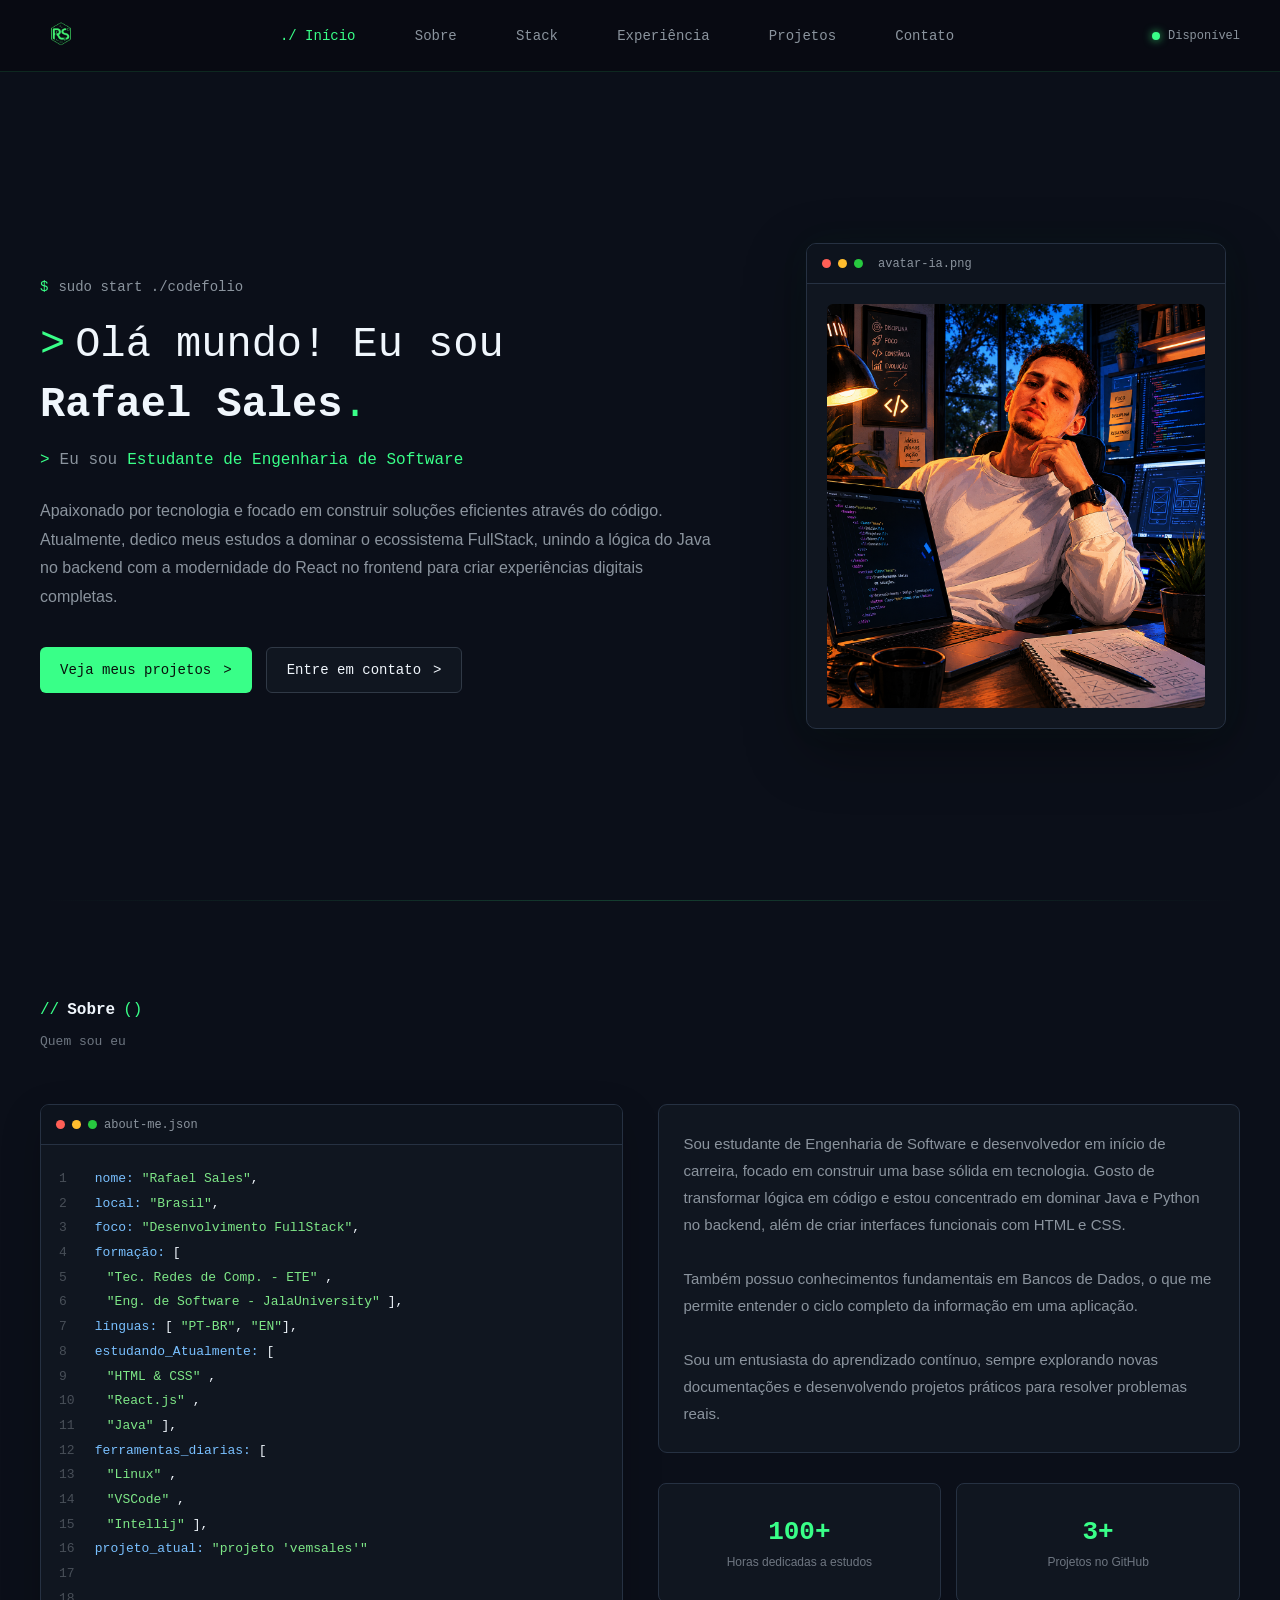
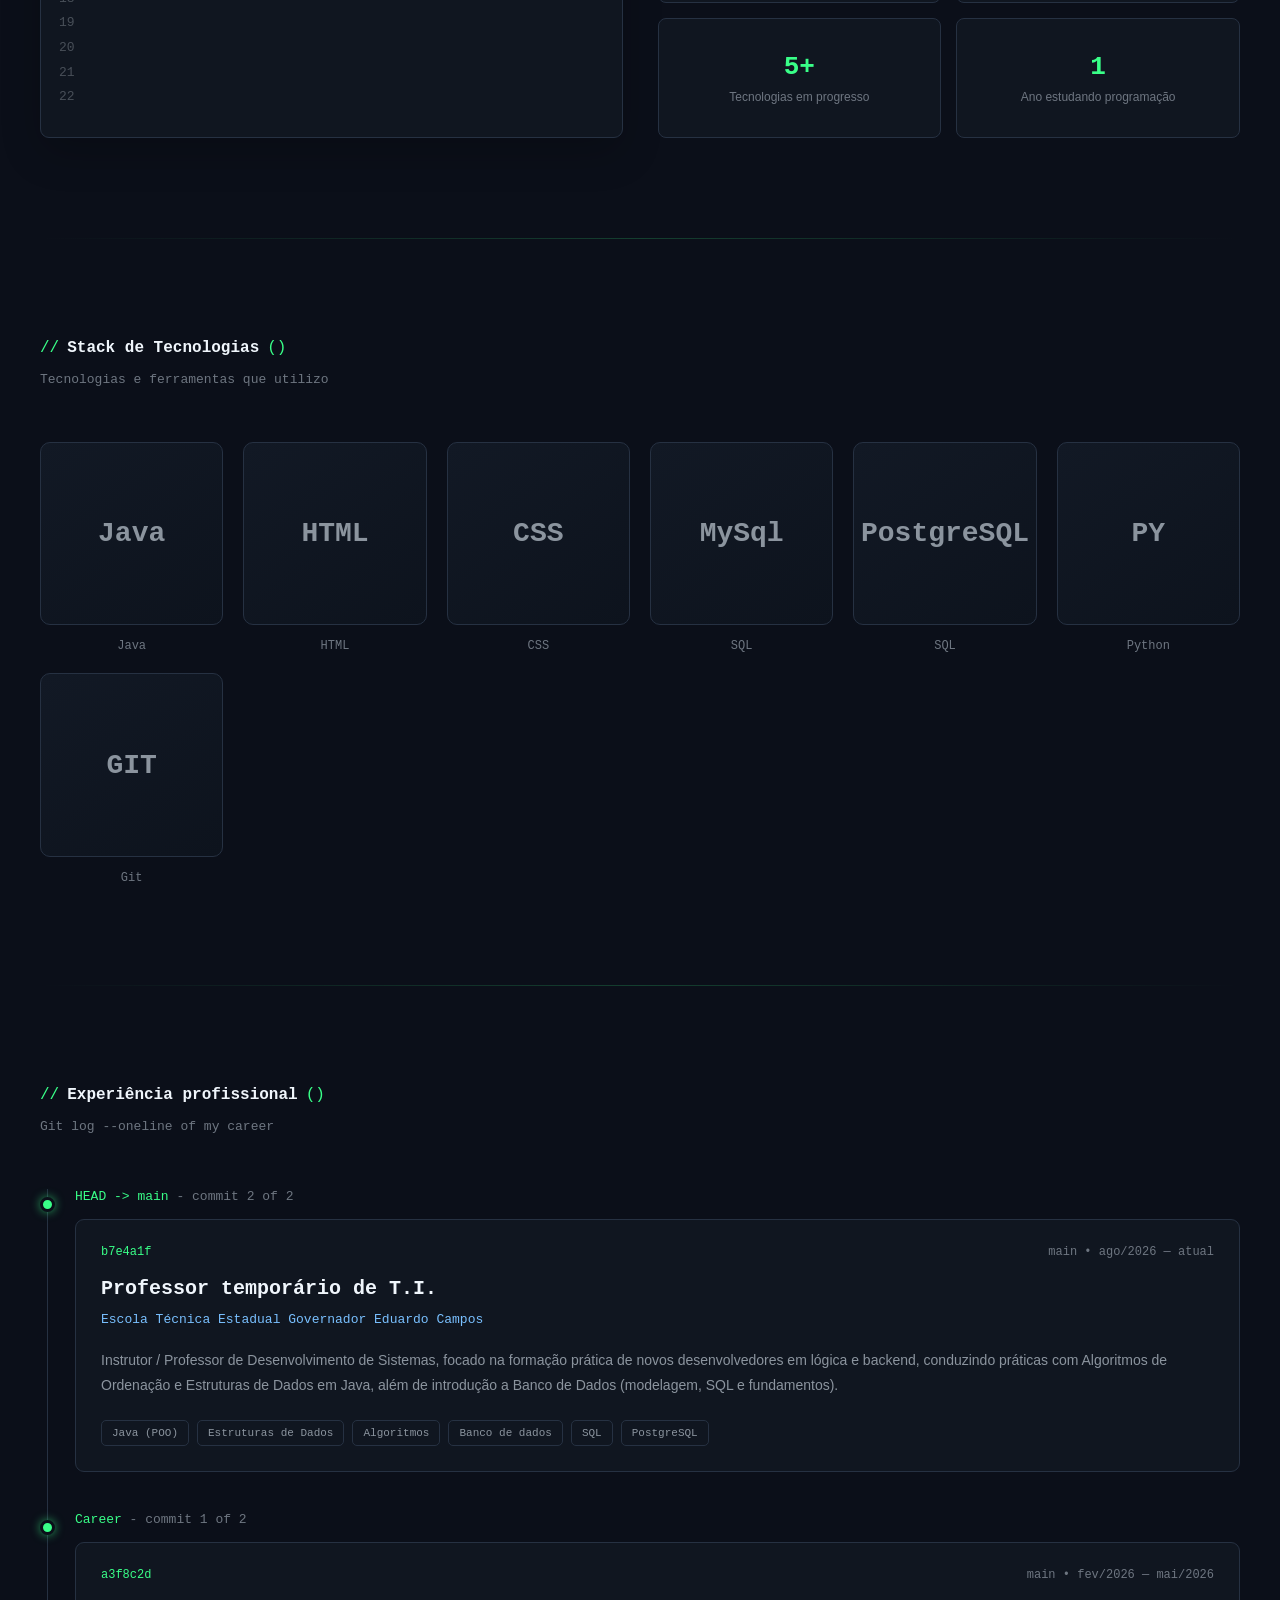
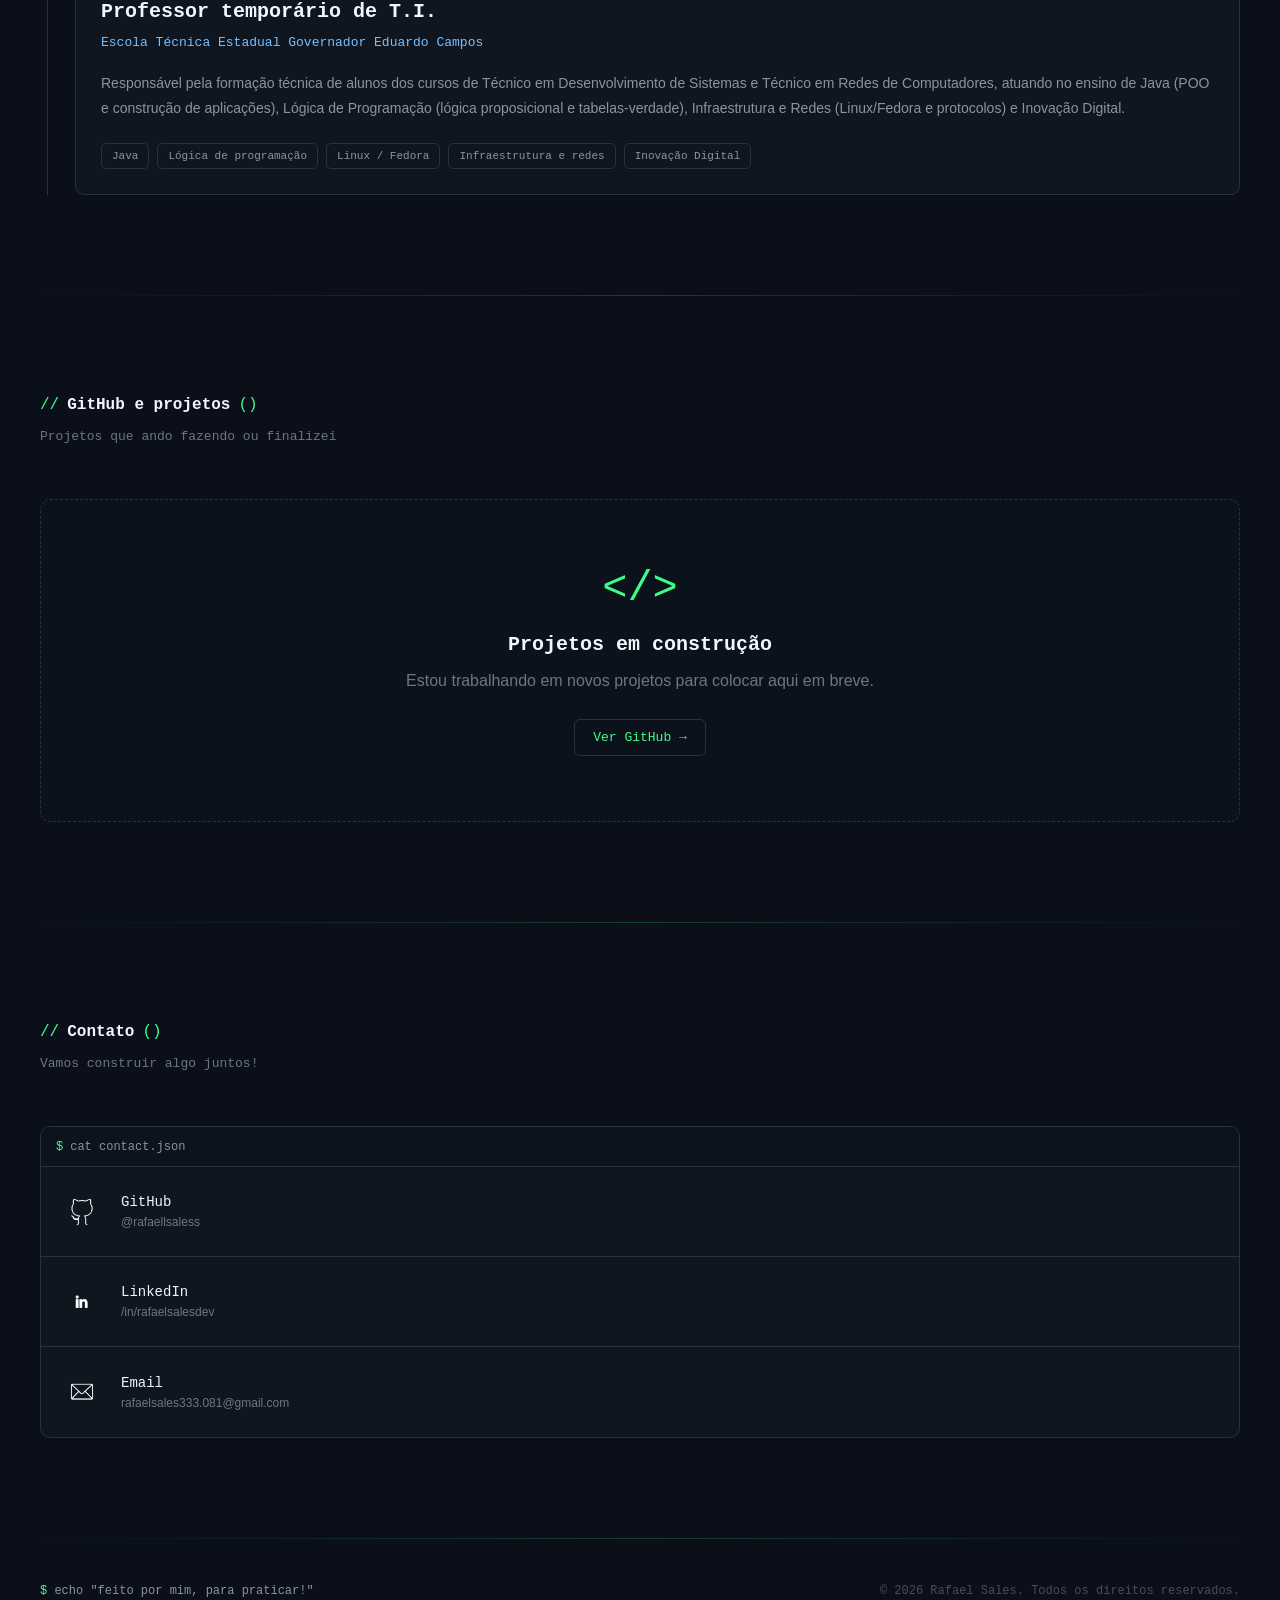
<file: index.html>
<!DOCTYPE html>

<html lang="pt-BR">

<head>
    <meta charset="UTF-8">
    <meta name="viewport" content="width=device-width, initial-scale=1.0">


<title>Portfólio | Rafael Sales</title>

<link rel="icon" type="image/png" href="imagem/logo.png">
<link rel="stylesheet" href="css/estilo.css">


</head>

<body>

<!-- =========================
     NAVBAR
========================== -->
<header class="navbar">

    <div class="navbar-container">

        <a href="#home" class="navbar-logo">
            <img src="imagem/logo.png" alt="Rafael Sales">
        </a>

        <nav class="navbar-links">

            <a href="#home" class="navbar-link active">
                Início
            </a>

            <a href="#about" class="navbar-link">
                Sobre
            </a>

            <a href="#stack" class="navbar-link">
                Stack
            </a>

            <a href="#experience" class="navbar-link">
                Experiência
            </a>

            <a href="#github" class="navbar-link">
                Projetos
            </a>

            <a href="#contact" class="navbar-link">
                Contato
            </a>

        </nav>

        <div class="navbar-status">
            <span class="ping-dot"></span>
            Disponível
        </div>

    </div>

</header>


<!-- =========================
     CONTEÚDO
========================== -->

<main class="content">


    <!-- =========================
         HOME
    ========================== -->

    <section class="home" id="home">

        <div class="home-container">

            <div class="home-text-container">

                <div class="intro">
                    <span class="intro-simbolo">$</span>
                    <span class="intro-text">
                        sudo start ./codefolio
                    </span>
                </div>


                <div class="i-am">

                    <span class="maiorque-simbol">&gt;</span>

                    <span>Olá mundo! Eu sou</span>

                    <div class="name-container">
                        <span class="name">Rafael Sales</span><span class="name-dot">.</span>
                    </div>

                </div>


                <div class="eusou-container">

                    <span class="maiorque-simbol">&gt;</span>

                    <span class="eusou-text">
                        Eu sou
                    </span>

                    <span class="eusou-funcao">
                        Estudante de Engenharia de Software
                    </span>

                </div>


                <div class="home-descricao">

                    Apaixonado por tecnologia e focado em construir soluções
                    eficientes através do código. Atualmente, dedico meus estudos
                    a dominar o ecossistema FullStack, unindo a lógica do Java no
                    backend com a modernidade do React no frontend para criar
                    experiências digitais completas.

                </div>


                <div class="home-buttons-container">

                    <a href="#github" class="github-btn">
                        Veja meus projetos
                        <span class="arrow-btn">&gt;</span>
                    </a>

                    <a href="#contact" class="contact-btn">
                        Entre em contato
                        <span class="arrow-btn">&gt;</span>
                    </a>

                </div>

            </div>


            <!-- Avatar -->

            <div class="home-foto-column">

                <div class="home-foto-container">

                    <div class="foto-titulo-container">

                        <span class="circle-color-red"></span>
                        <span class="circle-color-yellow"></span>
                        <span class="circle-color-green"></span>

                        <span class="foto-arquivo">
                            avatar-ia.png
                        </span>

                    </div>


                    <div class="home-image">

                        <img
                            src="imagem/ia-image.png"
                            class="imagem-home"
                            alt="Avatar de Rafael Sales"
                        >

                    </div>

                </div>

            </div>

        </div>

    </section>


    <hr>


    <!-- =========================
         SOBRE
    ========================== -->

    <section class="about" id="about">

        <div class="high-sections-container">

            <span class="hsc-barras">//</span>
            <span class="hsc-titulo">Sobre</span>
            <span class="hsc-chaves">()</span>

            <span class="hsc-desc">
                Quem sou eu
            </span>

        </div>


        <div class="about-container">


            <div class="square-code-container">

                <div class="square-code-titulo">

                    <span class="circle-color-red"></span>
                    <span class="circle-color-yellow"></span>
                    <span class="circle-color-green"></span>

                    about-me.json

                </div>


                <div class="square-code-content">

                    <div class="scc-line">
                        <span class="scc-numbers">1 </span>
                        <span class="scc-text-cyan">nome:</span>
                        <span class="scc-text-green">"Rafael Sales"</span>,
                    </div>

                    <div class="scc-line">
                        <span class="scc-numbers">2 </span>
                        <span class="scc-text-cyan">local:</span>
                        <span class="scc-text-green">"Brasil"</span>,
                    </div>

                    <div class="scc-line">
                        <span class="scc-numbers">3 </span>
                        <span class="scc-text-cyan">foco:</span>
                        <span class="scc-text-green">"Desenvolvimento FullStack"</span>,
                    </div>

                    <div class="scc-line">
                        <span class="scc-numbers">4 </span>
                        <span class="scc-text-cyan">formação:</span> [
                    </div>

                    <div class="scc-line">
                        <span class="scc-numbers">5 </span>
                        <span class="scc-text-green scc-indent">
                            "Tec. Redes de Comp. - ETE"
                        </span>,
                    </div>

                    <div class="scc-line">
                        <span class="scc-numbers">6 </span>
                        <span class="scc-text-green scc-indent">
                            "Eng. de Software - JalaUniversity"
                        </span>],
                    </div>

                    <div class="scc-line">
                        <span class="scc-numbers">7 </span>
                        <span class="scc-text-cyan">línguas:</span> [
                        <span class="scc-text-green">"PT-BR"</span>,
                        <span class="scc-text-green">"EN"</span>],
                    </div>

                    <div class="scc-line">
                        <span class="scc-numbers">8 </span>
                        <span class="scc-text-cyan">estudando_Atualmente:</span> [
                    </div>

                    <div class="scc-line">
                        <span class="scc-numbers">9 </span>
                        <span class="scc-text-green scc-indent">
                            "HTML & CSS"
                        </span>,
                    </div>

                    <div class="scc-line">
                        <span class="scc-numbers">10 </span>
                        <span class="scc-text-green scc-indent">
                            "React.js"
                        </span>,
                    </div>

                    <div class="scc-line">
                        <span class="scc-numbers">11 </span>
                        <span class="scc-text-green scc-indent">
                            "Java"
                        </span>],
                    </div>

                    <div class="scc-line">
                        <span class="scc-numbers">12 </span>
                        <span class="scc-text-cyan">ferramentas_diarias:</span> [
                    </div>

                    <div class="scc-line">
                        <span class="scc-numbers">13 </span>
                        <span class="scc-text-green scc-indent">
                            "Linux"
                        </span>,
                    </div>

                    <div class="scc-line">
                        <span class="scc-numbers">14 </span>
                        <span class="scc-text-green scc-indent">
                            "VSCode"
                        </span>,
                    </div>

                    <div class="scc-line">
                        <span class="scc-numbers">15 </span>
                        <span class="scc-text-green scc-indent">
                            "Intellij"
                        </span>],
                    </div>

                    <div class="scc-line">
                        <span class="scc-numbers">16 </span>
                        <span class="scc-text-cyan">projeto_atual:</span>
                        <span class="scc-text-green">
                            "projeto 'vemsales'"
                        </span>
                    </div>

                    <div class="scc-line"> <span class="scc-numbers">17 </span> </div>
                    <div class="scc-line"> <span class="scc-numbers">18 </span> </div>
                    <div class="scc-line"> <span class="scc-numbers">19 </span> </div>
                    <div class="scc-line"> <span class="scc-numbers">20 </span> </div>
                    <div class="scc-line"> <span class="scc-numbers">21 </span> </div>
                    <div class="scc-line"> <span class="scc-numbers">22 </span> </div>


                </div>

            </div>


            <div class="about-bonus">

                <div class="about-bonus-text">

                    <span class="abs-text">

                        Sou estudante de Engenharia de Software e desenvolvedor
                        em início de carreira, focado em construir uma base sólida
                        em tecnologia. Gosto de transformar lógica em código e
                        estou concentrado em dominar Java e Python no backend,
                        além de criar interfaces funcionais com HTML e CSS.

                        <br><br>

                        Também possuo conhecimentos fundamentais em Bancos de
                        Dados, o que me permite entender o ciclo completo da
                        informação em uma aplicação.

                        <br><br>

                        Sou um entusiasta do aprendizado contínuo, sempre explorando
                        novas documentações e desenvolvendo projetos práticos para
                        resolver problemas reais.

                    </span>

                </div>


                <div class="about-bonus-squares">

                    <div class="abs">
                        <div class="abs-content">
                            <span class="abs-text-green">100+</span>
                            <span class="abs-text-grey">
                                Horas dedicadas a estudos
                            </span>
                        </div>
                    </div>

                    <div class="abs">
                        <div class="abs-content">
                            <span class="abs-text-green">3+</span>
                            <span class="abs-text-grey">
                                Projetos no GitHub
                            </span>
                        </div>
                    </div>

                    <div class="abs">
                        <div class="abs-content">
                            <span class="abs-text-green">5+</span>
                            <span class="abs-text-grey">
                                Tecnologias em progresso
                            </span>
                        </div>
                    </div>

                    <div class="abs">
                        <div class="abs-content">
                            <span class="abs-text-green">1</span>
                            <span class="abs-text-grey">
                                Ano estudando programação
                            </span>
                        </div>
                    </div>

                </div>

            </div>

        </div>

    </section>


    <hr>


    <!-- =========================
         STACK
    ========================== -->

    <section class="stack" id="stack">

        <div class="high-sections-container">

            <span class="hsc-barras">//</span>
            <span class="hsc-titulo">Stack de Tecnologias</span>
            <span class="hsc-chaves">()</span>

            <span class="hsc-desc">
                Tecnologias e ferramentas que utilizo
            </span>

        </div>


        <div class="stack-container">

            <div class="square-container">

                <div class="stack-square-base" data-tech="java">
                    <span class="stack-square-text">Java</span>
                </div>

                <span class="square-text-down">Java</span>

            </div>


            <div class="square-container">

                <div class="stack-square-base" data-tech="html">
                    <span class="stack-square-text">HTML</span>
                </div>

                <span class="square-text-down">HTML</span>

            </div>


            <div class="square-container">

                <div class="stack-square-base" data-tech="css">
                    <span class="stack-square-text">CSS</span>
                </div>

                <span class="square-text-down">CSS</span>

            </div>


            <div class="square-container">

                <div class="stack-square-base" data-tech="sql">
                    <span class="stack-square-text">MySql</span>
                </div>

                <span class="square-text-down">SQL</span>

            </div>

            <div class="square-container">

                <div class="stack-square-base" data-tech="sql2">
                    <span class="stack-square-text">PostgreSQL</span>
                </div>

                <span class="square-text-down">SQL</span>

            </div>


            <div class="square-container">

                <div class="stack-square-base" data-tech="python">
                    <span class="stack-square-text">PY</span>
                </div>

                <span class="square-text-down">Python</span>

            </div>


            <div class="square-container">

                <div class="stack-square-base" data-tech="git">
                    <span class="stack-square-text">GIT</span>
                </div>

                <span class="square-text-down">Git</span>

            </div>

        </div>

    </section>


    <hr>


    <!-- =========================
         EXPERIÊNCIA
    ========================== -->

    <section class="experience" id="experience">

        <div class="high-sections-container">

            <span class="hsc-barras">//</span>
            <span class="hsc-titulo">Experiência profissional</span>
            <span class="hsc-chaves">()</span>

            <span class="hsc-desc">
                Git log --oneline of my career
            </span>

        </div>


        <div class="experience-container">

            <!-- COMMIT 1 (MAIS RECENTE) -->
            <div class="experience-item">

                <div class="timeline-dot"></div>

                <div class="experience-commits">

                    <span class="experience-commits-text-green">
                        HEAD -&gt; main
                    </span>

                    - commit 2 of 2

                </div>


                <div class="experience-desc-commit">

                    <div class="experience-commit-deco">

                        <span class="desc-commit-greencode">
                            b7e4a1f
                        </span>

                        main • ago/2026 — atual

                    </div>


                    <div class="experience-commit-title">
                        Professor temporário de T.I.
                    </div>


                    <div class="experience-commit-local">

                        <span class="experience-commit-local-text">
                            Escola Técnica Estadual Governador Eduardo Campos
                        </span>

                    </div>


                    <div class="experience-commit-desc">

                        Instrutor / Professor de Desenvolvimento de Sistemas, focado na
                        formação prática de novos desenvolvedores em lógica e backend,
                        conduzindo práticas com Algoritmos de Ordenação e Estruturas de
                        Dados em Java, além de introdução a Banco de Dados (modelagem,
                        SQL e fundamentos).

                    </div>


                    <div class="experience-commmit-squares-container">

                        <div class="experience-commit-squares">
                            Java (POO)
                        </div>

                        <div class="experience-commit-squares">
                            Estruturas de Dados
                        </div>

                        <div class="experience-commit-squares">
                            Algoritmos
                        </div>

                        <div class="experience-commit-squares">
                            Banco de dados
                        </div>

                        <div class="experience-commit-squares">
                            SQL
                        </div>

                        <div class="experience-commit-squares">
                            PostgreSQL
                        </div>

                    </div>

                </div>

            </div>


            <!-- COMMIT 2 (ANTERIOR) -->
            <div class="experience-item">

                <div class="timeline-dot"></div>

                <div class="experience-commits">

                    <span class="experience-commits-text-green">
                        Career
                    </span>

                    - commit 1 of 2

                </div>


                <div class="experience-desc-commit">

                    <div class="experience-commit-deco">

                        <span class="desc-commit-greencode">
                            a3f8c2d
                        </span>

                        main • fev/2026 — mai/2026

                    </div>


                    <div class="experience-commit-title">
                        Professor temporário de T.I.
                    </div>


                    <div class="experience-commit-local">

                        <span class="experience-commit-local-text">
                            Escola Técnica Estadual Governador Eduardo Campos
                        </span>

                    </div>


                    <div class="experience-commit-desc">

                        Responsável pela formação técnica de alunos dos cursos de Técnico
                        em Desenvolvimento de Sistemas e Técnico em Redes de Computadores,
                        atuando no ensino de Java (POO e construção de aplicações), Lógica
                        de Programação (lógica proposicional e tabelas-verdade),
                        Infraestrutura e Redes (Linux/Fedora e protocolos) e Inovação Digital.

                    </div>


                    <div class="experience-commmit-squares-container">

                        <div class="experience-commit-squares">
                            Java 
                        </div>

                        <div class="experience-commit-squares">
                            Lógica de programação
                        </div>

                        <div class="experience-commit-squares">
                            Linux / Fedora
                        </div>

                        <div class="experience-commit-squares">
                            Infraestrutura e redes
                        </div>

                        <div class="experience-commit-squares">
                            Inovação Digital
                        </div>

                    </div>

                </div>

            </div>

        </div>

    </section>

    <hr


    <!-- =========================
         GITHUB / PROJETOS
    ========================== -->

    <section class="github" id="github">

        <div class="high-sections-container">

            <span class="hsc-barras">//</span>
            <span class="hsc-titulo">GitHub e projetos</span>
            <span class="hsc-chaves">()</span>

            <span class="hsc-desc">
                Projetos que ando fazendo ou finalizei
            </span>

        </div>


        <div class="github-container">

            <div class="github-empty">

                <span class="github-empty-symbol">
                    &lt;/&gt;
                </span>

                <h3>
                    Projetos em construção
                </h3>

                <p>
                    Estou trabalhando em novos projetos para colocar aqui em breve.
                </p>

                <a
                    href="https://github.com/RafaellSaless"
                    target="_blank"
                    class="github-project-link"
                >
                    Ver GitHub →
                </a>

            </div>

        </div>

    </section>


    <hr>


    <!-- =========================
         CONTATO
    ========================== -->

    <section class="contact" id="contact">

        <div class="high-sections-container">

            <span class="hsc-barras">//</span>
            <span class="hsc-titulo">Contato</span>
            <span class="hsc-chaves">()</span>

            <span class="hsc-desc">
                Vamos construir algo juntos!
            </span>

        </div>


        <div class="contact-container">

            <div class="contact-options-square">

                <div class="contact-terminal-title">

                    <span class="contact-square-green-text">
                        $
                    </span>

                    cat contact.json

                </div>


                <!-- GitHub -->

                <a
                    href="https://github.com/RafaellSaless"
                    target="_blank"
                    class="contact-option-square"
                >

                    <img
                        src="imagem/github-logo.png"
                        alt="GitHub"
                        class="contact-option-image"
                    >

                    <div class="contact-option-text-container">

                        <span class="contact-option-tittle">
                            GitHub
                        </span>

                        <span class="contact-option-desc">
                            @rafaellsaless
                        </span>

                    </div>

                </a>


                <!-- LinkedIn -->

                <a
                    href="https://www.linkedin.com/in/rafaelsalesdev/"
                    target="_blank"
                    class="contact-option-square"
                >

                    <img
                        src="imagem/linkedin-logo.png"
                        alt="LinkedIn"
                        class="contact-option-image"
                    >

                    <div class="contact-option-text-container">

                        <span class="contact-option-tittle">
                            LinkedIn
                        </span>

                        <span class="contact-option-desc">
                            /in/rafaelsalesdev
                        </span>

                    </div>

                </a>


                <!-- Email -->

                <a
                    href="mailto:rafaelsales333.081@gmail.com"
                    class="contact-option-square"
                >

                    <img
                        src="imagem/email-logo.png"
                        alt="Email"
                        class="contact-option-image"
                    >

                    <div class="contact-option-text-container">

                        <span class="contact-option-tittle">
                            Email
                        </span>

                        <span class="contact-option-desc">
                            rafaelsales333.081@gmail.com
                        </span>

                    </div>

                </a>

            </div>

        </div>

    </section>


    <hr>


    <!-- =========================
         FOOTER
    ========================== -->

    <footer class="finally-texts">

        <div class="finally-text">

            <span class="scc-text-green">
                $
            </span>

            echo "feito por mim, para praticar!"

        </div>


        <div class="finally-text finally-text-black">

            © 2026 Rafael Sales. Todos os direitos reservados.

        </div>

    </footer>

</main>


</body>

</html>
</file>
<file: css/estilo.css>
/* =========================================================
   RESET
========================================================= */

* {
    margin: 0;
    padding: 0;
    box-sizing: border-box;
}

html {
    scroll-behavior: smooth;
    scroll-padding-top: 90px;
}

body {
    background: #0b0f19;
    color: #f0f6fc;
    font-family: "Courier New", Courier, monospace;
    overflow-x: hidden;
}

a {
    color: inherit;
    text-decoration: none;
}

img {
    max-width: 100%;
    display: block;
}


/* =========================================================
   SCROLLBAR
========================================================= */

::-webkit-scrollbar {
    width: 8px;
}

::-webkit-scrollbar-track {
    background: #080b12;
}

::-webkit-scrollbar-thumb {
    background: #263142;
    border-radius: 10px;
}

::-webkit-scrollbar-thumb:hover {
    background: #39ff88;
}


/* =========================================================
   NAVBAR
========================================================= */

.navbar {
    position: fixed;
    top: 0;
    left: 0;
    width: 100%;
    height: 72px;

    background: rgba(8, 11, 18, 0.88);
    border-bottom: 1px solid rgba(57, 255, 136, 0.12);

    backdrop-filter: blur(14px);
    -webkit-backdrop-filter: blur(14px);

    z-index: 1000;
}

.navbar-container {
    width: min(1200px, calc(100% - 40px));
    height: 100%;
    margin: 0 auto;

    display: flex;
    align-items: center;
    justify-content: space-between;
    gap: 30px;
}

.navbar-logo {
    flex-shrink: 0;

    width: 42px;
    height: 42px;

    display: flex;
    align-items: center;
    justify-content: center;

    transition: 0.25s ease;
}

.navbar-logo img {
    width: 100%;
    height: 100%;
    object-fit: contain;
}

.navbar-logo:hover {
    transform: translateY(-2px);
    filter: drop-shadow(0 0 10px rgba(57, 255, 136, 0.45));
}

.navbar-links {
    flex: 1;

    display: flex;
    align-items: center;
    justify-content: center;
    gap: 8px;
}

.navbar-link {
    position: relative;

    padding: 9px 13px;

    color: #8b949e;
    font-size: 14px;

    transition:
        color 0.2s ease,
        background 0.2s ease;
}

.navbar-link::before {
    content: "./";

    color: #39ff88;
    opacity: 0;

    transition: opacity 0.2s ease;
}

.navbar-link:hover {
    color: #f0f6fc;
    background: rgba(57, 255, 136, 0.05);
}

.navbar-link:hover::before,
.navbar-link.active::before {
    opacity: 1;
}

.navbar-link.active {
    color: #39ff88;
}

.navbar-status {
    flex-shrink: 0;

    display: flex;
    align-items: center;
    gap: 8px;

    color: #8b949e;
    font-size: 12px;
}

.ping-dot {
    width: 8px;
    height: 8px;

    background: #39ff88;
    border-radius: 50%;

    box-shadow: 0 0 8px rgba(57, 255, 136, 0.8);

    animation: pulse-dot 2s infinite;
}

@keyframes pulse-dot {
    0%,
    100% {
        opacity: 1;
    }

    50% {
        opacity: 0.4;
    }
}


/* =========================================================
   CONTEÚDO
========================================================= */

.content {
    width: min(1200px, calc(100% - 40px));
    margin: 0 auto;
    padding-top: 72px;
}

section {
    width: 100%;
    padding: 100px 0;
}

hr {
    border: 0;
    height: 1px;

    background: linear-gradient(
        90deg,
        transparent,
        rgba(57, 255, 136, 0.2),
        transparent
    );
}


/* =========================================================
   TÍTULOS DAS SEÇÕES
========================================================= */

.high-sections-container {
    margin-bottom: 55px;

    display: flex;
    align-items: center;
    flex-wrap: wrap;
    gap: 8px;

    font-size: 16px;
}

.hsc-barras {
    color: #39ff88;
}

.hsc-titulo {
    color: #f0f6fc;
    font-weight: bold;
}

.hsc-chaves {
    color: #39ff88;
}

.hsc-desc {
    width: 100%;
    margin-top: 7px;

    color: #6e7681;
    font-size: 13px;
}


/* =========================================================
   HOME
========================================================= */

.home {
    min-height: calc(100vh - 72px);

    display: flex;
    align-items: center;
}

.home-container {
    width: 100%;

    display: grid;
    grid-template-columns: minmax(0, 1.2fr) minmax(350px, 0.8fr);
    align-items: center;

    gap: 80px;
}

.home-text-container {
    min-width: 0;
}

.intro {
    display: flex;
    align-items: center;
    gap: 10px;

    margin-bottom: 25px;

    color: #8b949e;
    font-size: 14px;
}

.intro-simbolo {
    color: #39ff88;
}

.i-am {
    display: flex;
    align-items: center;
    flex-wrap: wrap;

    gap: 10px;

    color: #f0f6fc;
    font-size: clamp(24px, 4vw, 42px);
    line-height: 1.2;
}

.maiorque-simbol {
    color: #39ff88;
}

.name-container {
    display: inline;
}

.name {
    color: #f0f6fc;
    font-weight: bold;
}

.name-dot {
    color: #39ff88;
}

.eusou-container {
    margin-top: 20px;

    display: flex;
    align-items: center;
    flex-wrap: wrap;

    gap: 10px;

    color: #8b949e;
    font-size: 16px;
}

.eusou-funcao {
    color: #39ff88;
}

.home-descricao {
    max-width: 720px;

    margin-top: 28px;

    color: #8b949e;
    font-family: Arial, sans-serif;
    font-size: 16px;
    line-height: 1.8;
}

.home-buttons-container {
    display: flex;
    flex-wrap: wrap;
    gap: 14px;

    margin-top: 35px;
}

.github-btn,
.contact-btn {
    min-height: 46px;

    padding: 0 20px;

    display: inline-flex;
    align-items: center;
    justify-content: center;
    gap: 12px;

    border-radius: 6px;

    font-family: "Courier New", Courier, monospace;
    font-size: 14px;

    transition:
        transform 0.2s ease,
        box-shadow 0.2s ease,
        background 0.2s ease;
}

.github-btn {
    background: #39ff88;
    color: #07100b;
}

.github-btn:hover {
    transform: translateY(-3px);
    box-shadow: 0 8px 25px rgba(57, 255, 136, 0.25);
}

.contact-btn {
    border: 1px solid #303946;
    background: #101620;
    color: #f0f6fc;
}

.contact-btn:hover {
    transform: translateY(-3px);

    border-color: #39ff88;
    color: #39ff88;

    box-shadow: 0 8px 25px rgba(57, 255, 136, 0.1);
}

.arrow-btn {
    color: inherit;
}


/* =========================================================
   AVATAR
========================================================= */

.home-foto-column {
    display: flex;
    justify-content: center;
}

.home-foto-container {
    width: min(100%, 420px);

    overflow: hidden;

    border: 1px solid #263142;
    border-radius: 10px;

    background: #101620;

    box-shadow:
        0 20px 60px rgba(0, 0, 0, 0.35),
        0 0 35px rgba(57, 255, 136, 0.04);
}

.foto-titulo-container,
.square-code-titulo,
.contact-terminal-title {
    min-height: 40px;

    padding: 0 15px;

    display: flex;
    align-items: center;
    gap: 7px;

    border-bottom: 1px solid #263142;

    background: #0d131d;

    color: #8b949e;
    font-size: 12px;
}

.circle-color-red,
.circle-color-yellow,
.circle-color-green {
    width: 9px;
    height: 9px;
    border-radius: 50%;
}

.circle-color-red {
    background: #ff5f56;
}

.circle-color-yellow {
    background: #ffbd2e;
}

.circle-color-green {
    background: #27c93f;
}

.foto-arquivo {
    margin-left: 8px;
}

.home-image {
    padding: 20px;
}

.imagem-home {
    width: 100%;
    max-height: 450px;

    object-fit: contain;

    border-radius: 6px;
}


/* =========================================================
   SOBRE
========================================================= */

.about-container {
    display: grid;
    grid-template-columns: minmax(0, 1fr) minmax(0, 1fr);

    gap: 35px;
}

.square-code-container {
    overflow: hidden;

    border: 1px solid #263142;
    border-radius: 9px;

    background: #101620;

    box-shadow: 0 15px 40px rgba(0, 0, 0, 0.2);
}

.square-code-content {
    padding: 22px 18px;

    overflow-x: auto;

    font-size: 13px;
    line-height: 1.9;
}

.scc-line {
    min-width: max-content;
}

.scc-numbers {
    display: inline-block;
    width: 28px;

    color: #484f58;
    user-select: none;
}

.scc-text-cyan {
    color: #79c0ff;
}

.scc-text-green {
    color: #7ee787;
}

.scc-indent {
    margin-left: 12px;
}

.about-bonus {
    display: flex;
    flex-direction: column;
    gap: 30px;
}

.about-bonus-text {
    padding: 25px;

    border: 1px solid #263142;
    border-radius: 9px;

    background: #101620;
}

.abs-text {
    color: #8b949e;

    font-family: Arial, sans-serif;
    font-size: 15px;
    line-height: 1.8;
}

.about-bonus-squares {
    display: grid;
    grid-template-columns: repeat(2, 1fr);
    gap: 15px;
}

.abs {
    min-height: 120px;

    display: flex;
    align-items: center;
    justify-content: center;

    padding: 20px;

    border: 1px solid #263142;
    border-radius: 8px;

    background: #101620;

    transition:
        border-color 0.2s ease,
        transform 0.2s ease,
        box-shadow 0.2s ease;
}

.abs:hover {
    border-color: rgba(57, 255, 136, 0.45);
    transform: translateY(-3px);
    box-shadow: 0 10px 25px rgba(57, 255, 136, 0.06);
}

.abs-content {
    display: flex;
    flex-direction: column;
    align-items: center;
    gap: 8px;

    text-align: center;
}

.abs-text-green {
    color: #39ff88;
    font-size: 26px;
    font-weight: bold;
}

.abs-text-grey {
    color: #6e7681;
    font-family: Arial, sans-serif;
    font-size: 12px;
}


/* =========================================================
   STACK
========================================================= */

.stack-container {
    display: grid;
    grid-template-columns: repeat(6, minmax(0, 1fr));
    gap: 20px;
}

.square-container {
    min-width: 0;

    display: flex;
    flex-direction: column;
    align-items: center;
    gap: 14px;

    cursor: default;
}

.stack-square-base {
    width: 100%;
    aspect-ratio: 1 / 1;

    display: flex;
    align-items: center;
    justify-content: center;

    border: 1px solid #263142;
    border-radius: 10px;

    background:
        linear-gradient(
            145deg,
            #121925,
            #0d131d
        );

    /* ESTADO NORMAL: SEM SOMBRA COLORIDA */
    box-shadow: none;

    transition:
        border-color 0.25s ease,
        box-shadow 0.25s ease,
        transform 0.25s ease,
        background 0.25s ease;
}

.stack-square-text {
    color: #8b949e;
    font-size: clamp(18px, 2.5vw, 28px);
    font-weight: bold;

    transition: color 0.25s ease;
}

.square-text-down {
    color: #6e7681;
    font-size: 12px;

    transition: color 0.25s ease;
}


/* =========================================================
   STACK HOVER
   IMPORTANTE:
   data-tech está no .stack-square-base
========================================================= */

/* JAVA */

.square-container:hover .stack-square-base[data-tech="java"] {
    border-color: #e65100;
    box-shadow: 0 0 22px rgba(230, 81, 0, 0.35);
    transform: translateY(-5px);
}

.square-container:hover .stack-square-base[data-tech="java"] .stack-square-text {
    color: #e65100;
}

.square-container[data-tech="java"]:hover .square-text-down {
    color: #e65100;
}


/* HTML */

.square-container:hover .stack-square-base[data-tech="html"] {
    border-color: #ff5722;
    box-shadow: 0 0 22px rgba(255, 87, 34, 0.35);
    transform: translateY(-5px);
}

.square-container:hover .stack-square-base[data-tech="html"] .stack-square-text {
    color: #ff5722;
}

.square-container[data-tech="html"]:hover .square-text-down {
    color: #ff5722;
}


/* CSS */

.square-container:hover .stack-square-base[data-tech="css"] {
    border-color: #2196f3;
    box-shadow: 0 0 22px rgba(33, 150, 243, 0.35);
    transform: translateY(-5px);
}

.square-container:hover .stack-square-base[data-tech="css"] .stack-square-text {
    color: #2196f3;
}

.square-container[data-tech="css"]:hover .square-text-down {
    color: #2196f3;
}


/* SQL */

.square-container:hover .stack-square-base[data-tech="sql"] {
    border-color: #d106db;
    box-shadow: 0 0 22px rgba(209, 6, 219, 0.35);
    transform: translateY(-5px);
}

.square-container:hover .stack-square-base[data-tech="sql"] .stack-square-text {
    color: #d106db;
}

.square-container[data-tech="sql"]:hover .square-text-down {
    color: #d106db;
}


/* SQL 2*/

.square-container:hover .stack-square-base[data-tech="sql2"] {
    border-color: #d006db6e;
    box-shadow: 0 0 22px rgba(209, 6, 219, 0.35);
    transform: translateY(-5px);
}

.square-container:hover .stack-square-base[data-tech="sql2"] .stack-square-text {
    color: #d006db6e;
}

.square-container[data-tech="sql2"]:hover .square-text-down {
    color: #d006db6e;
}

/* PYTHON */

.square-container:hover .stack-square-base[data-tech="python"] {
    border-color: #ffd43b;
    box-shadow: 0 0 22px rgba(255, 212, 59, 0.35);
    transform: translateY(-5px);
}

.square-container:hover .stack-square-base[data-tech="python"] .stack-square-text {
    color: #ffd43b;
}

.square-container[data-tech="python"]:hover .square-text-down {
    color: #ffd43b;
}


/* GIT */

.square-container:hover .stack-square-base[data-tech="git"] {
    border-color: #f0f6fc;
    box-shadow: 0 0 22px rgba(240, 246, 252, 0.25);
    transform: translateY(-5px);
}

.square-container:hover .stack-square-base[data-tech="git"] .stack-square-text {
    color: #f0f6fc;
}

.square-container[data-tech="git"]:hover .square-text-down {
    color: #f0f6fc;
}


/* =========================================================
   EXPERIÊNCIA
========================================================= */

.experience-container {
    position: relative;

    padding-left: 35px;
}

.experience-container::before {
    content: "";

    position: absolute;
    top: 0;
    bottom: 0;
    left: 7px;

    width: 1px;

    background: #263142;
}

.experience-item {
    position: relative;
    margin-bottom: 40px;
}

.experience-item:last-child {
    margin-bottom: 0;
}

.timeline-dot {
    position: absolute;
    left: -35px;
    top: 8px;

    width: 15px;
    height: 15px;

    border: 3px solid #0b0f19;
    border-radius: 50%;

    background: #39ff88;

    box-shadow: 0 0 10px rgba(57, 255, 136, 0.6);
}

.experience-commits {
    margin-bottom: 15px;

    color: #6e7681;
    font-size: 13px;
}

.experience-commits-text-green {
    color: #39ff88;
}

.experience-desc-commit {
    padding: 25px;

    border: 1px solid #263142;
    border-radius: 9px;

    background: #101620;

    transition:
        border-color 0.2s ease,
        box-shadow 0.2s ease;
}

.experience-desc-commit:hover {
    border-color: rgba(57, 255, 136, 0.35);
    box-shadow: 0 15px 35px rgba(0, 0, 0, 0.2);
}

.experience-commit-deco {
    display: flex;
    align-items: center;
    justify-content: space-between;
    gap: 15px;

    margin-bottom: 18px;

    color: #6e7681;
    font-size: 12px;
}

.desc-commit-greencode {
    color: #39ff88;
}

.experience-commit-title {
    margin-bottom: 10px;

    color: #f0f6fc;
    font-size: 20px;
    font-weight: bold;
}

.experience-commit-local {
    margin-bottom: 20px;
}

.experience-commit-local-text {
    color: #79c0ff;
    font-size: 13px;
}

.experience-commit-desc {
    color: #8b949e;

    font-family: Arial, sans-serif;
    font-size: 14px;
    line-height: 1.8;
}

.experience-commmit-squares-container {
    display: flex;
    flex-wrap: wrap;
    gap: 8px;

    margin-top: 22px;
}

.experience-commit-squares {
    padding: 6px 10px;

    border: 1px solid #263142;
    border-radius: 5px;

    color: #8b949e;
    font-size: 11px;
}


/* =========================================================
   GITHUB / PROJETOS
========================================================= */

.github-container {
    width: 100%;
}

.github-empty {
    padding: 65px 30px;

    display: flex;
    flex-direction: column;
    align-items: center;

    border: 1px dashed #263142;
    border-radius: 10px;

    background: rgba(16, 22, 32, 0.55);

    text-align: center;
}

.github-empty-symbol {
    margin-bottom: 20px;

    color: #39ff88;
    font-size: 42px;
}

.github-empty h3 {
    margin-bottom: 12px;

    color: #f0f6fc;
    font-size: 20px;
}

.github-empty p {
    max-width: 500px;

    margin-bottom: 25px;

    color: #6e7681;

    font-family: Arial, sans-serif;
    line-height: 1.6;
}

.github-project-link {
    padding: 10px 18px;

    border: 1px solid #263142;
    border-radius: 6px;

    color: #39ff88;
    font-size: 13px;

    transition:
        background 0.2s ease,
        border-color 0.2s ease;
}

.github-project-link:hover {
    border-color: #39ff88;
    background: rgba(57, 255, 136, 0.06);
}


/* =========================================================
   CONTATO
========================================================= */

.contact-container {
    width: 100%;
}

.contact-options-square {
    overflow: hidden;

    border: 1px solid #263142;
    border-radius: 10px;

    background: #101620;
}

.contact-terminal-title {
    color: #8b949e;
}

.contact-square-green-text {
    color: #39ff88;
}

.contact-option-square {
    min-height: 90px;

    padding: 18px 22px;

    display: flex;
    align-items: center;
    gap: 20px;

    border-bottom: 1px solid #263142;

    transition:
        background 0.2s ease,
        padding-left 0.2s ease;
}

.contact-option-square:last-child {
    border-bottom: 0;
}

.contact-option-square:hover {
    padding-left: 28px;
    background: rgba(57, 255, 136, 0.04);
}

.contact-option-image {
    width: 38px;
    height: 38px;

    object-fit: contain;

    flex-shrink: 0;
}

.contact-option-text-container {
    display: flex;
    flex-direction: column;
    gap: 5px;

    min-width: 0;
}

.contact-option-tittle {
    color: #f0f6fc;
    font-size: 14px;
}

.contact-option-desc {
    color: #6e7681;

    font-family: Arial, sans-serif;
    font-size: 12px;

    overflow-wrap: anywhere;
}


/* =========================================================
   FOOTER
========================================================= */

.finally-texts {
    padding: 45px 0;

    display: flex;
    align-items: center;
    justify-content: space-between;
    gap: 20px;

    color: #6e7681;
    font-size: 12px;
}

.finally-text {
    color: #8b949e;
}

.finally-text-black {
    color: #484f58;
}

.finally-text .scc-text-green {
    color: #39ff88;
}


/* =========================================================
   RESPONSIVIDADE
========================================================= */

@media (max-width: 1000px) {

    .navbar-container {
        gap: 15px;
    }

    .navbar-links {
        gap: 2px;
    }

    .navbar-link {
        padding: 8px 9px;
        font-size: 12px;
    }

    .home-container {
        grid-template-columns: 1fr;
        gap: 55px;
    }

    .home-text-container {
        text-align: center;
    }

    .intro,
    .i-am,
    .eusou-container {
        justify-content: center;
    }

    .home-descricao {
        margin-left: auto;
        margin-right: auto;
    }

    .home-buttons-container {
        justify-content: center;
    }

    .home-foto-column {
        order: -1;
    }

    .home-foto-container {
        max-width: 350px;
    }

    .stack-container {
        grid-template-columns: repeat(3, 1fr);
    }
}


@media (max-width: 760px) {

    html {
        scroll-padding-top: 130px;
    }

    .navbar {
        height: auto;
    }

    .navbar-container {
        width: calc(100% - 24px);

        min-height: 68px;

        flex-wrap: wrap;
        justify-content: center;

        padding: 10px 0;
    }

    .navbar-logo {
        width: 36px;
        height: 36px;
    }

    .navbar-status {
        display: none;
    }

    .navbar-links {
        width: 100%;

        order: 3;

        justify-content: flex-start;

        overflow-x: auto;
        scrollbar-width: none;

        padding-bottom: 3px;
    }

    .navbar-links::-webkit-scrollbar {
        display: none;
    }

    .navbar-link {
        flex-shrink: 0;

        padding: 7px 10px;

        font-size: 11px;
    }

    .content {
        width: calc(100% - 28px);
        padding-top: 115px;
    }

    section {
        padding: 75px 0;
    }

    .high-sections-container {
        margin-bottom: 38px;
    }

    .hsc-titulo {
        font-size: 15px;
    }

    .hsc-desc {
        font-size: 11px;
    }

    .i-am {
        font-size: clamp(23px, 7vw, 34px);
    }

    .home-descricao {
        font-size: 14px;
        line-height: 1.7;
    }

    .about-container {
        grid-template-columns: 1fr;
    }

    .about-bonus-squares {
        grid-template-columns: repeat(2, 1fr);
    }

    .stack-container {
        grid-template-columns: repeat(3, 1fr);
        gap: 13px;
    }

    .stack-square-text {
        font-size: 19px;
    }

    .square-text-down {
        font-size: 10px;
    }

    .experience-container {
        padding-left: 25px;
    }

    .timeline-dot {
        left: -25px;
    }

    .experience-commit-deco {
        align-items: flex-start;
        flex-direction: column;
        gap: 7px;
    }

    .experience-commit-title {
        font-size: 17px;
    }

    .experience-commit-desc {
        font-size: 13px;
    }

    .finally-texts {
        align-items: flex-start;
        flex-direction: column;
    }
}


@media (max-width: 480px) {

    .navbar-container {
        width: calc(100% - 16px);
    }

    .navbar-links {
        gap: 0;
    }

    .navbar-link {
        padding: 7px 8px;
        font-size: 10px;
    }

    .content {
        width: calc(100% - 22px);
    }

    section {
        padding: 60px 0;
    }

    .home {
        min-height: auto;
    }

    .intro {
        font-size: 12px;
    }

    .eusou-container {
        font-size: 13px;
    }

    .home-buttons-container {
        flex-direction: column;
    }

    .github-btn,
    .contact-btn {
        width: 100%;
    }

    .home-foto-container {
        width: 100%;
    }

    .square-code-content {
        padding: 18px 12px;
        font-size: 11px;
    }

    .about-bonus-squares {
        grid-template-columns: 1fr;
    }

    .stack-container {
        grid-template-columns: repeat(2, 1fr);
        gap: 12px;
    }

    .stack-square-text {
        font-size: 21px;
    }

    .experience-desc-commit {
        padding: 18px;
    }

    .contact-option-square {
        padding: 16px;
        gap: 14px;
    }

    .contact-option-square:hover {
        padding-left: 20px;
    }

    .contact-option-image {
        width: 32px;
        height: 32px;
    }
}
</file>
